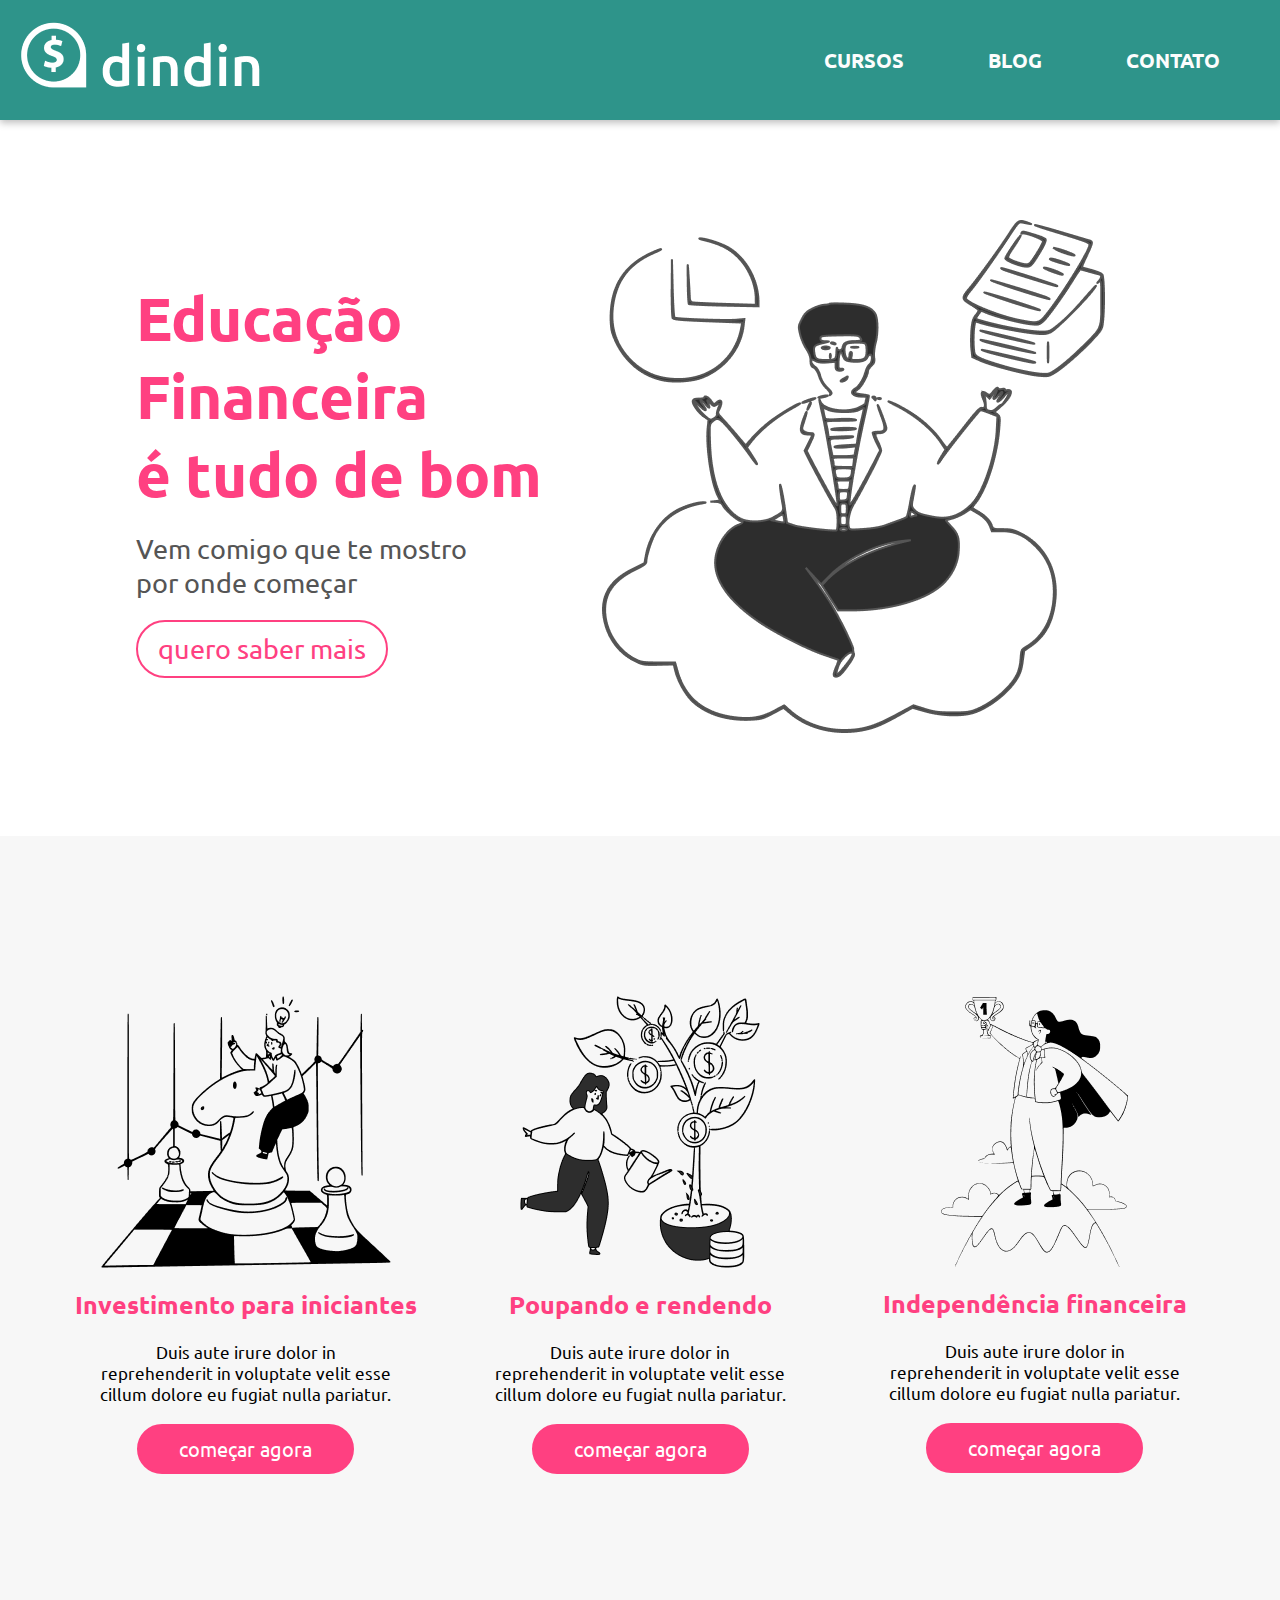
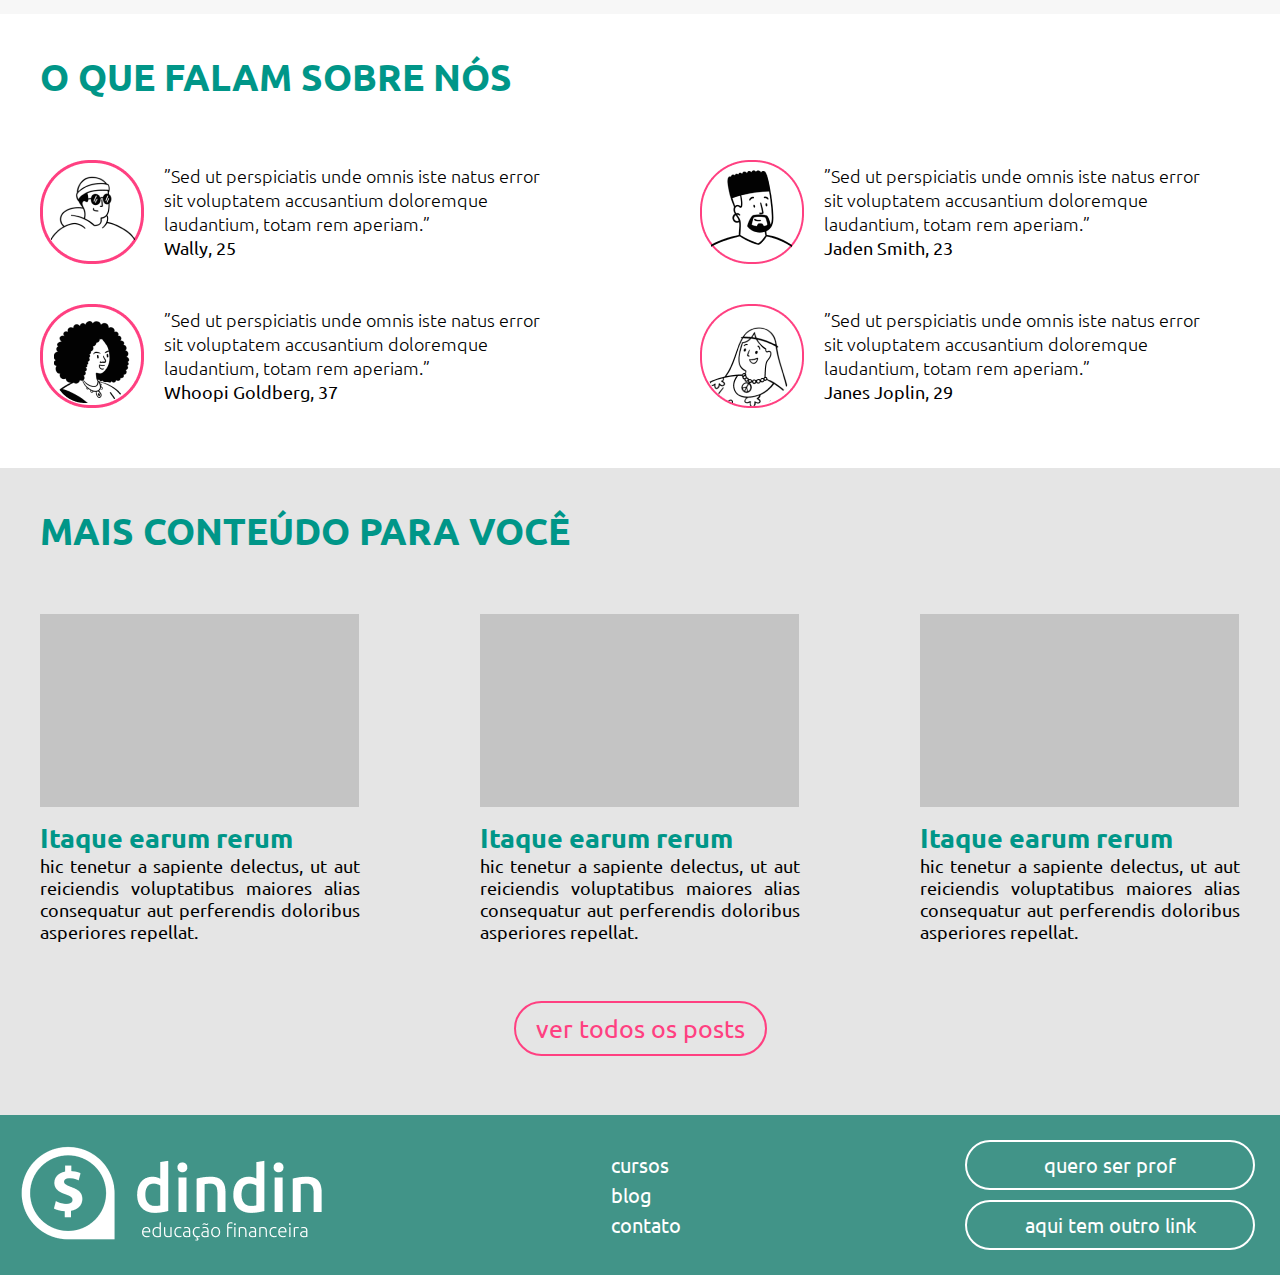
<file: index.html>
<!DOCTYPE html>
<html lang="pt-BR">
  <head>
    <meta charset="UTF-8" />
    <meta http-equiv="X-UA-Compatible" content="IE=edge" />
    <meta name="viewport" content="width=device-width, initial-scale=1.0" />
    <link rel="stylesheet" href="styles.css/global.css" />
    <link rel="stylesheet" href="styles.css/index.css" />
    <title>Início - Dindin</title>
  </head>
  <body>
    <header>
      <div class="wrapper">
        <a href="./index.html"
          ><img
            class="logo-header"
            src="./images/logo-header.png"
            alt="Logo do site Dindin"
        /></a>

        <nav class="nav-header">
          <a href="./cursos-3.html">Cursos</a>
          <a href="./blog.html">Blog</a>
          <a href="./contato.html">Contato</a>
        </nav>
      </div>
    </header>

    <main>
      <section id="banner">
        <div class="wrapper">
          <div class="banner-texto">
            <h1>
              Educação <br />
              Financeira <br />
              é tudo de bom
            </h1>
            <p>Vem comigo que te mostro<br />por onde começar</p>
            <a href="./cursos-3.html">quero saber mais</a>
          </div>
          <div class="banner-image">
            <img src="./images/ilustra-banner.png" alt="Ilustração do banner" />
          </div>
        </div>
      </section>

      <section id="cursos">
        <div class="wrapper">
          <div class="container-cursos">
            <div class="card-cursos">
              <img
                src="./images/ilustra-investimento.png"
                alt="Ícone investimento para iniciantes"
              />
              <h3>Investimento para iniciantes</h3>
              <p>
                Duis aute irure dolor in reprehenderit in voluptate velit esse
                cillum dolore eu fugiat nulla pariatur.
              </p>
              <a href="./curso.html">começar agora</a>
            </div>
            <div class="card-cursos">
              <img
                src="./images/ilustra-poupando.png"
                alt="Ícone poupando e rendendo"
              />
              <h3>Poupando e rendendo</h3>
              <p>
                Duis aute irure dolor in reprehenderit in voluptate velit esse
                cillum dolore eu fugiat nulla pariatur.
              </p>
              <a href="">começar agora</a>
            </div>
            <div class="card-cursos">
              <img
                src="./images/ilustra-independencia.png"
                alt="Ícone independência financeira"
              />
              <h3>Independência financeira</h3>
              <p>
                Duis aute irure dolor in reprehenderit in voluptate velit esse
                cillum dolore eu fugiat nulla pariatur.
              </p>
              <a href="">começar agora</a>
            </div>
          </div>
        </div>
      </section>

      <section id="comentarios">
        <div class="wrapper">
          <h2>O QUE FALAM SOBRE NÓS</h2>
          <div class="container-depoimentos">
            <div class="card-depoimentos">
              <img src="./images/icon-wally.png" alt="Ícone do Wally" />
              <p>
                ”Sed ut perspiciatis unde omnis iste natus error sit voluptatem
                accusantium doloremque laudantium, totam rem aperiam.” <br />
                <strong>Wally, 25</strong>
              </p>
            </div>
            <div class="card-depoimentos">
              <img src="./images/icon-jaden.png" alt="Ícone do Jaden" />
              <p>
                ”Sed ut perspiciatis unde omnis iste natus error sit voluptatem
                accusantium doloremque laudantium, totam rem aperiam.” <br />
                <strong>Jaden Smith, 23</strong>
              </p>
            </div>
            <div class="card-depoimentos">
              <img src="./images/icon-whoopi.png" alt="Ícone da Whoopi" />
              <p>
                ”Sed ut perspiciatis unde omnis iste natus error sit voluptatem
                accusantium doloremque laudantium, totam rem aperiam.” <br />
                <strong>Whoopi Goldberg, 37</strong>
              </p>
            </div>
            <div class="card-depoimentos">
              <img src="./images/icon-jane.png" alt="Ícone da Janes" />
              <p>
                ”Sed ut perspiciatis unde omnis iste natus error sit voluptatem
                accusantium doloremque laudantium, totam rem aperiam.” <br />
                <strong>Janes Joplin, 29</strong>
              </p>
            </div>
          </div>
        </div>
      </section>

      <section id="blog">
        <div class="wrapper">
          <h2>MAIS CONTEÚDO PARA VOCÊ</h2>
          <div class="container-blog">
            <div class="card-blog">
              <img
                src="./images/card-blog.png"
                alt="Imagem de conteúdo do blog"
              />
              <h3>Itaque earum rerum</h3>
              <p>
                hic tenetur a sapiente delectus, ut aut reiciendis voluptatibus
                maiores alias consequatur aut perferendis doloribus asperiores
                repellat.
              </p>
            </div>
            <div class="card-blog">
              <img
                src="./images/card-blog.png"
                alt="Imagem de conteúdo do blog"
              />
              <h3>Itaque earum rerum</h3>
              <p>
                hic tenetur a sapiente delectus, ut aut reiciendis voluptatibus
                maiores alias consequatur aut perferendis doloribus asperiores
                repellat.
              </p>
            </div>
            <div class="card-blog">
              <img
                src="./images/card-blog.png"
                alt="Imagem de conteúdo do blog"
              />
              <h3>Itaque earum rerum</h3>
              <p>
                hic tenetur a sapiente delectus, ut aut reiciendis voluptatibus
                maiores alias consequatur aut perferendis doloribus asperiores
                repellat.
              </p>
            </div>
          </div>
          <div class="button-todos-posts">
            <a class="todos-posts" href="./blog.html">ver todos os posts</a>
          </div>
        </div>
      </section>
    </main>

    <footer>
      <div class="wrapper">
        <a href="./index.html"
          ><img
            class="logo-footer"
            src="./images/logo-footer.png"
            alt="Logo do site Dindin"
        /></a>

        <nav class="nav-footer">
          <a href="./cursos-3.html">cursos</a>
          <a href="./blog.html">blog</a>
          <a href="./contato.html">contato</a>
        </nav>

        <nav class="nav-footer-2">
          <a href="">quero ser prof</a>
          <a href="">aqui tem outro link</a>
        </nav>
      </div>
    </footer>
  </body>
</html>
</file>
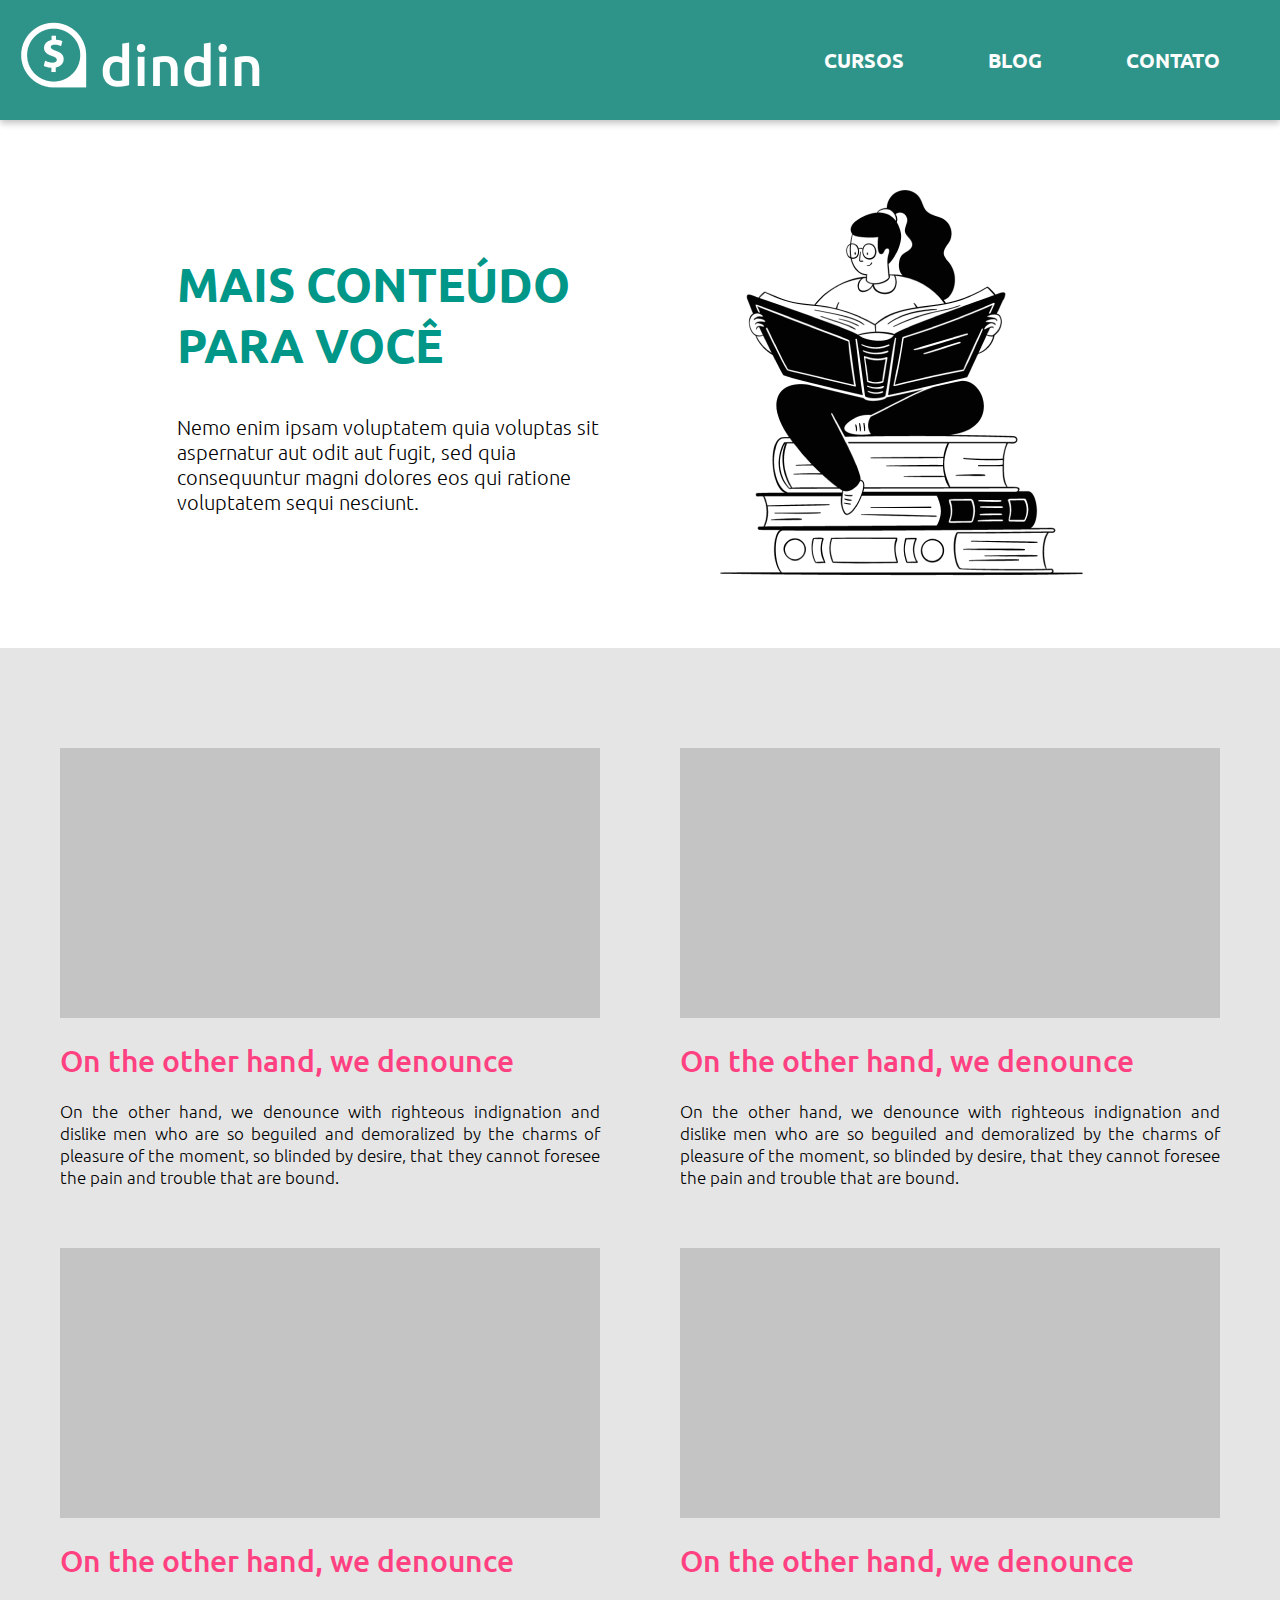
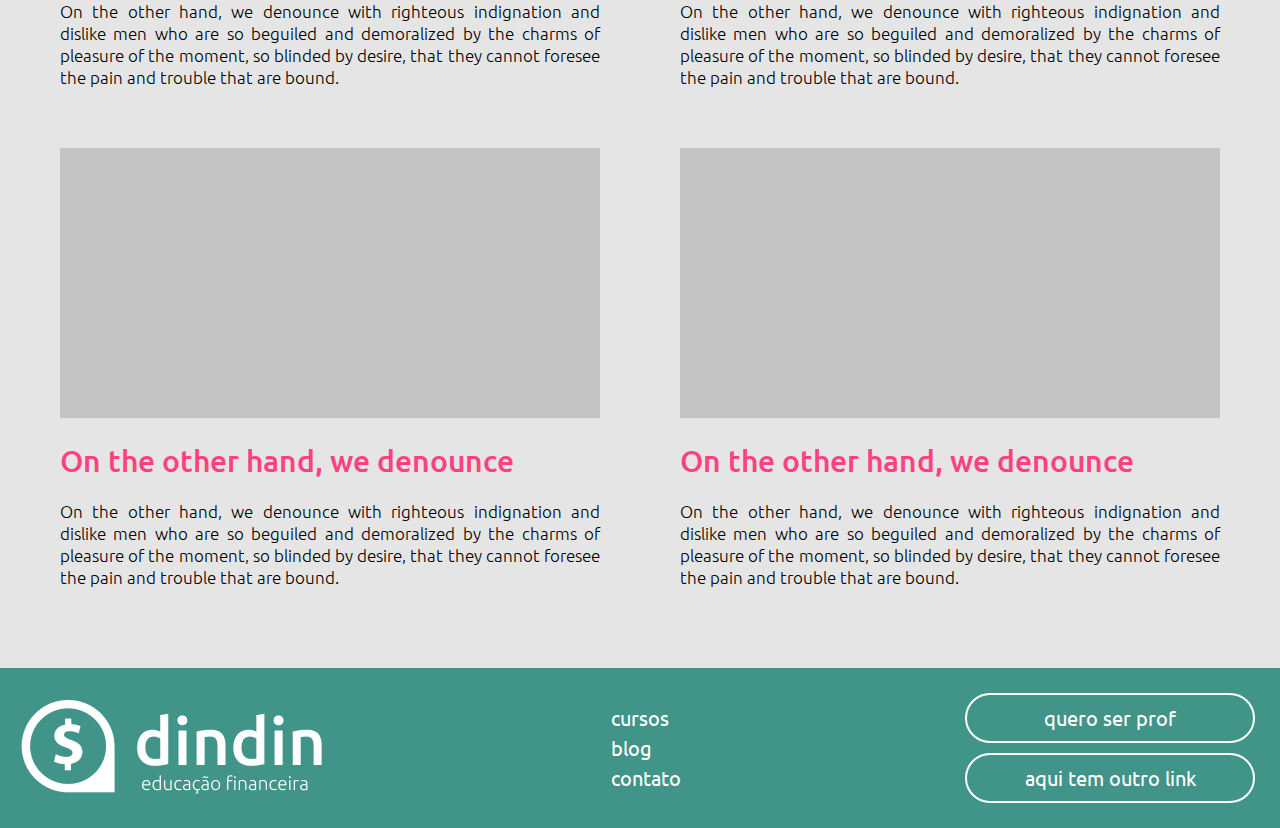
<file: blog.html>
<!DOCTYPE html>
<html lang="pt-BR">
  <head>
    <meta charset="UTF-8" />
    <meta http-equiv="X-UA-Compatible" content="IE=edge" />
    <meta name="viewport" content="width=device-width, initial-scale=1.0" />
    <link rel="stylesheet" href="styles.css/global.css" />
    <link rel="stylesheet" href="styles.css/blog.css" />
    <title>Blog - Dindin</title>
  </head>
  <body>
    <header>
      <div class="wrapper">
        <a href="./index.html"
          ><img
            class="logo-header"
            src="./images/logo-header.png"
            alt="Logo do site Dindin"
        /></a>

        <nav class="nav-header">
          <a href="./cursos-3.html">Cursos</a>
          <a href="./blog.html">Blog</a>
          <a href="./contato.html">Contato</a>
        </nav>
      </div>
    </header>
    <main>
      <section id="titulo">
        <div class="wrapper">
          <div class="container-titulo">
            <h1>
              MAIS CONTEÚDO <br />
              PARA VOCÊ
            </h1>
            <p>
              Nemo enim ipsam voluptatem quia voluptas sit<br />
              aspernatur aut odit aut fugit, sed quia<br />
              consequuntur magni dolores eos qui ratione <br />
              voluptatem sequi nesciunt.
            </p>
          </div>
          <div class="image">
            <img src="./images/ilustra-blog.png" alt="Ilustração do blog" />
          </div>
        </div>
      </section>

      <section id="posts">
        <div class="wrapper">
          <div class="container-posts">
            <div class="posts-card">
              <img src="./images/image-grey.png" alt="Imagem" />
              <a href="post.html"><h3>On the other hand, we denounce</h3></a>
              <p>
                On the other hand, we denounce with righteous indignation and
                dislike men who are so beguiled and demoralized by the charms of
                pleasure of the moment, so blinded by desire, that they cannot
                foresee the pain and trouble that are bound.
              </p>
            </div>
            <div class="posts-card">
              <img src="./images/image-grey.png" alt="Imagem" />
              <a href="post.html"><h3>On the other hand, we denounce</h3></a>
              <p>
                On the other hand, we denounce with righteous indignation and
                dislike men who are so beguiled and demoralized by the charms of
                pleasure of the moment, so blinded by desire, that they cannot
                foresee the pain and trouble that are bound.
              </p>
            </div>
            <div class="posts-card">
              <img src="./images/image-grey.png" alt="Imagem" />
              <a href="post.html"><h3>On the other hand, we denounce</h3></a>
              <p>
                On the other hand, we denounce with righteous indignation and
                dislike men who are so beguiled and demoralized by the charms of
                pleasure of the moment, so blinded by desire, that they cannot
                foresee the pain and trouble that are bound.
              </p>
            </div>
            <div class="posts-card">
              <img src="./images/image-grey.png" alt="Imagem" />
              <a href="post.html"><h3>On the other hand, we denounce</h3></a>
              <p>
                On the other hand, we denounce with righteous indignation and
                dislike men who are so beguiled and demoralized by the charms of
                pleasure of the moment, so blinded by desire, that they cannot
                foresee the pain and trouble that are bound.
              </p>
            </div>
            <div class="posts-card">
              <img src="./images/image-grey.png" alt="Imagem" />
              <a href="post.html"><h3>On the other hand, we denounce</h3></a>
              <p>
                On the other hand, we denounce with righteous indignation and
                dislike men who are so beguiled and demoralized by the charms of
                pleasure of the moment, so blinded by desire, that they cannot
                foresee the pain and trouble that are bound.
              </p>
            </div>
            <div class="posts-card">
              <img src="./images/image-grey.png" alt="Imagem" />
              <a href="post.html"><h3>On the other hand, we denounce</h3></a>
              <p>
                On the other hand, we denounce with righteous indignation and
                dislike men who are so beguiled and demoralized by the charms of
                pleasure of the moment, so blinded by desire, that they cannot
                foresee the pain and trouble that are bound.
              </p>
            </div>
          </div>
        </div>
      </section>
    </main>

    <footer>
      <div class="wrapper">
        <a href="./index.html"
          ><img
            class="logo-footer"
            src="./images/logo-footer.png"
            alt="Logo do site Dindin"
        /></a>

        <nav class="nav-footer">
          <a href="./cursos-3.html">cursos</a>
          <a href="./blog.html">blog</a>
          <a href="./contato.html">contato</a>
        </nav>

        <nav class="nav-footer-2">
          <a href="">quero ser prof</a>
          <a href="">aqui tem outro link</a>
        </nav>
      </div>
    </footer>
  </body>
</html>
</file>
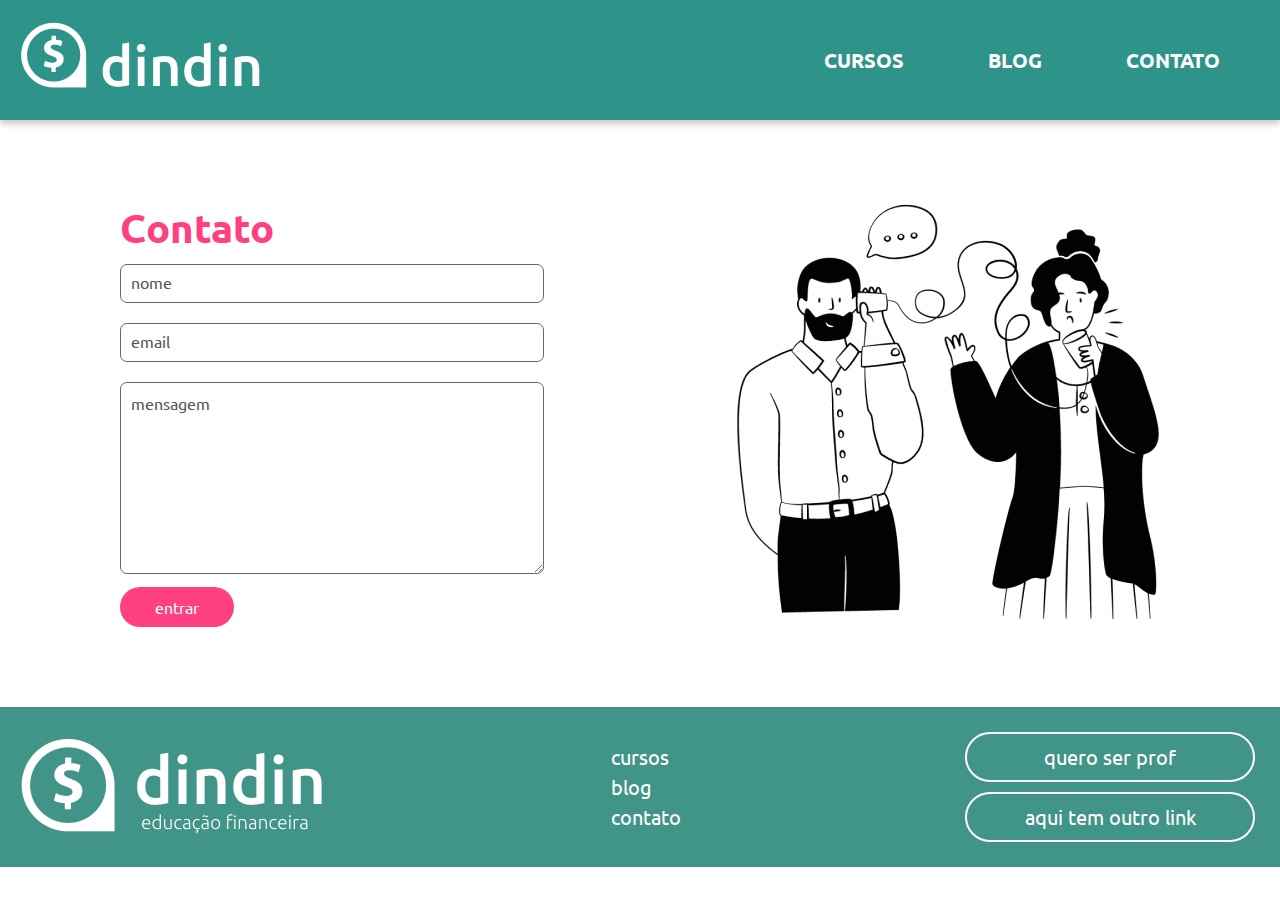
<file: contato.html>
<!DOCTYPE html>
<html lang="pt-BR">
  <head>
    <meta charset="UTF-8" />
    <meta http-equiv="X-UA-Compatible" content="IE=edge" />
    <meta name="viewport" content="width=device-width, initial-scale=1.0" />
    <link rel="stylesheet" href="styles.css/global.css" />
    <link rel="stylesheet" href="styles.css/contato.css" />
    <title>Contato - Dindin</title>
  </head>
  <body>
    <header>
      <div class="wrapper">
        <a href="./index.html"
          ><img
            class="logo-header"
            src="./images/logo-header.png"
            alt="Logo do site Dindin"
        /></a>

        <nav class="nav-header">
          <a href="./cursos-3.html">Cursos</a>
          <a href="./blog.html">Blog</a>
          <a href="./contato.html">Contato</a>
        </nav>
      </div>
    </header>

    <main>
      <section id="contato">
        <div class="wrapper">
          <div class="container-contato">
            <form>
              <h1>Contato</h1>
              <input type="text" placeholder="nome" />
              <input type="email" placeholder="email" />
              <textarea rows="10" placeholder="mensagem"></textarea>
  
              <button>entrar</button>
            </form>
            <div class="imagem">
              <img
                src="./images/ilustra-contato.png"
                alt="Ícone de duas pessoas ao telefone"
              />
            </div>
          </div>
        </section>
        </div>
    </main>

    <footer>
      <div class="wrapper">
        <a href="./index.html"
          ><img
            class="logo-footer"
            src="./images/logo-footer.png"
            alt="Logo do site Dindin"
        /></a>

        <nav class="nav-footer">
          <a href="./cursos-3.html">cursos</a>
          <a href="./blog.html">blog</a>
          <a href="./contato.html">contato</a>
        </nav>

        <nav class="nav-footer-2">
          <a href="">quero ser prof</a>
          <a href="">aqui tem outro link</a>
        </nav>
      </div>
    </footer>
  </body>
</html>
</file>
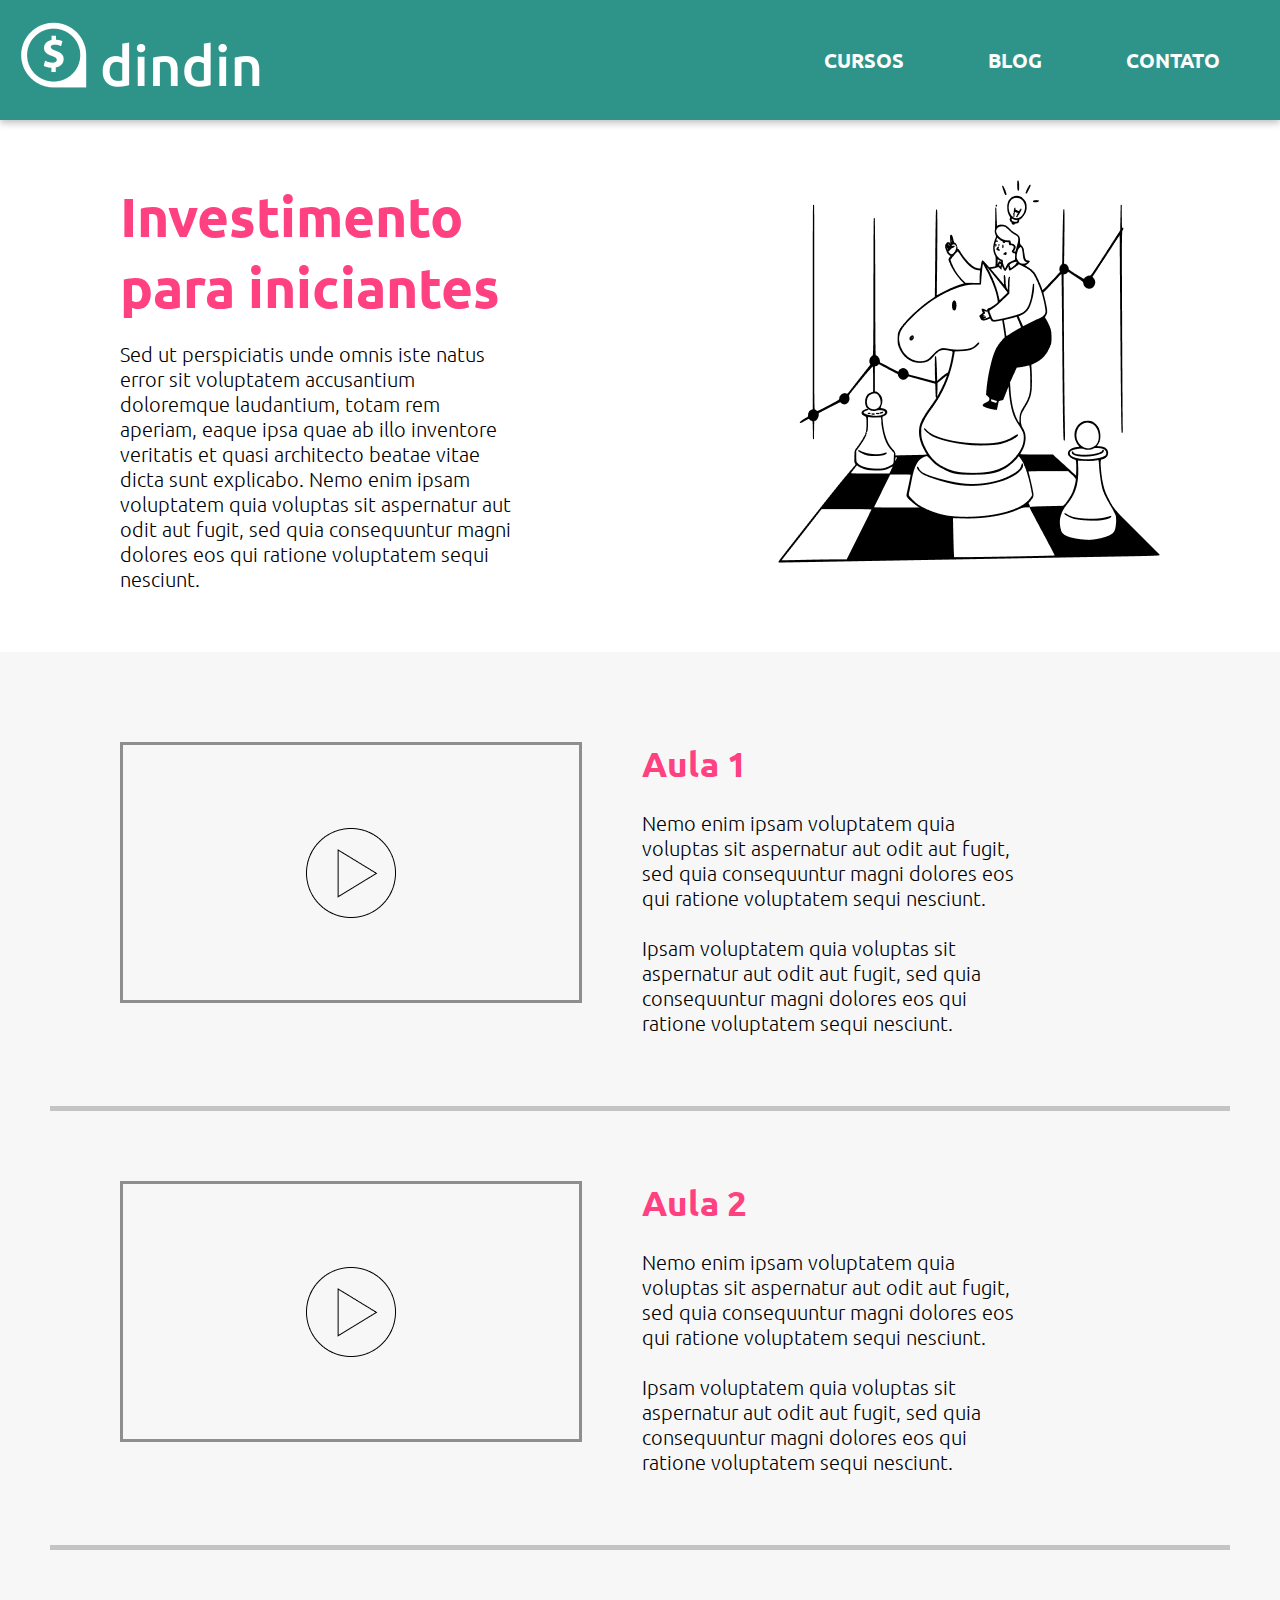
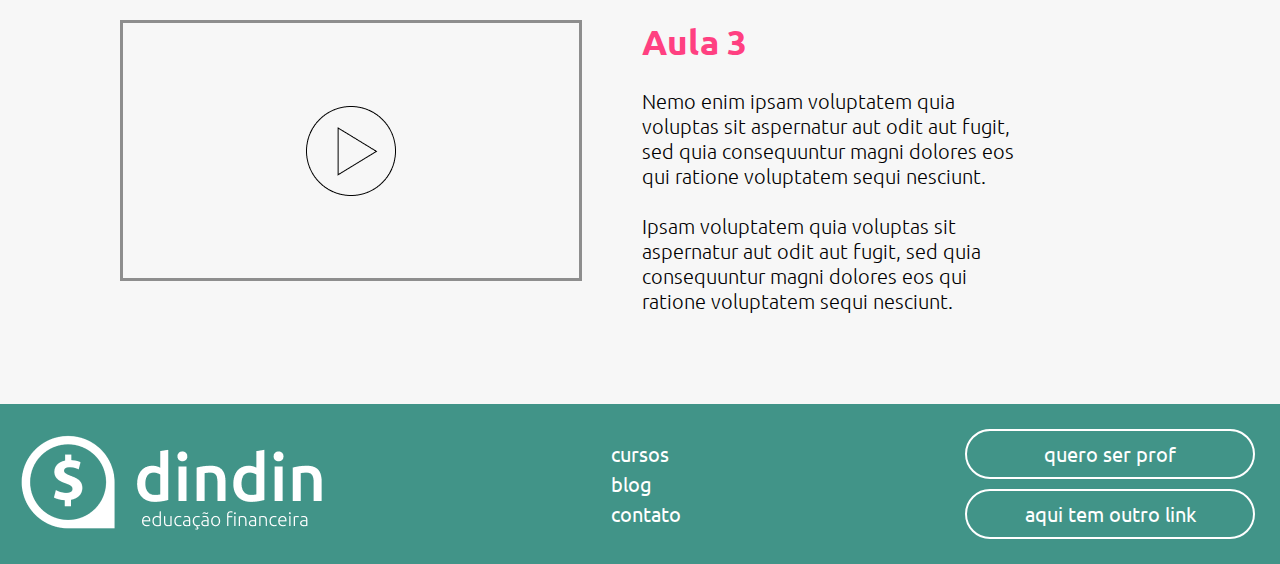
<file: curso.html>
<!DOCTYPE html>
<html lang="pt-BR">
  <head>
    <meta charset="UTF-8" />
    <meta http-equiv="X-UA-Compatible" content="IE=edge" />
    <meta name="viewport" content="width=device-width, initial-scale=1.0" />
    <link rel="stylesheet" href="styles.css/global.css" />
    <link rel="stylesheet" href="styles.css/curso.css" />
    <title>Investimento para iniciantes - Dindin</title>
  </head>
  <body>
    <header>
      <div class="wrapper">
        <a href="./index.html"
          ><img
            class="logo-header"
            src="./images/logo-header.png"
            alt="Logo do site Dindin"
        /></a>

        <nav class="nav-header">
          <a href="./cursos-3.html">Cursos</a>
          <a href="./blog.html">Blog</a>
          <a href="./contato.html">Contato</a>
        </nav>
      </div>
    </header>

    <main>
      <section id="introducao">
        <div class="wrapper">
          <div class="introducao-texto">
            <h1>Investimento <br />para iniciantes</h1>
            <p>
              Sed ut perspiciatis unde omnis iste natus error sit voluptatem
              accusantium doloremque laudantium, totam rem aperiam, eaque ipsa
              quae ab illo inventore veritatis et quasi architecto beatae vitae
              dicta sunt explicabo. Nemo enim ipsam voluptatem quia voluptas sit
              aspernatur aut odit aut fugit, sed quia consequuntur magni dolores
              eos qui ratione voluptatem sequi nesciunt.
            </p>
          </div>
          <div class="introducao-image">
            <img
              src="./images/ilustra-investimento-cursos.png"
              alt="Ilustração do banner"
            />
          </div>
        </div>
      </section>

      <section id="videos">
        <div class="wrapper">
          <div class="card-videos">
            <div class="video-image">
              <img src="./images/videos.png" alt="Player de video" />
            </div>
            <div class="textos-video">
              <h1>Aula 1</h1>
              <p>
                Nemo enim ipsam voluptatem quia voluptas sit aspernatur aut odit
                aut fugit, sed quia consequuntur magni dolores eos qui ratione
                voluptatem sequi nesciunt. <br />
                <br />Ipsam voluptatem quia voluptas sit aspernatur aut odit aut
                fugit, sed quia consequuntur magni dolores eos qui ratione
                voluptatem sequi nesciunt.
              </p>
            </div>
          </div>
          <div class="divisao"></div>
          <div class="card-videos">
            <div class="video-image">
              <img src="./images/videos.png" alt="Player de video" />
            </div>
            <div class="textos-video">
              <h1>Aula 2</h1>
              <p>
                Nemo enim ipsam voluptatem quia voluptas sit aspernatur aut odit
                aut fugit, sed quia consequuntur magni dolores eos qui ratione
                voluptatem sequi nesciunt. <br />
                <br />Ipsam voluptatem quia voluptas sit aspernatur aut odit aut
                fugit, sed quia consequuntur magni dolores eos qui ratione
                voluptatem sequi nesciunt.
              </p>
            </div>
          </div>
          <div class="divisao"></div>
          <div class="card-videos">
            <div class="video-image">
              <img src="./images/videos.png" alt="Player de video" />
            </div>
            <div class="textos-video">
              <h1>Aula 3</h1>
              <p>
                Nemo enim ipsam voluptatem quia voluptas sit aspernatur aut odit
                aut fugit, sed quia consequuntur magni dolores eos qui ratione
                voluptatem sequi nesciunt. <br />
                <br />Ipsam voluptatem quia voluptas sit aspernatur aut odit aut
                fugit, sed quia consequuntur magni dolores eos qui ratione
                voluptatem sequi nesciunt.
              </p>
            </div>
          </div>
        </div>
      </section>
    </main>

    <footer>
      <div class="wrapper">
        <a href="./index.html"
          ><img
            class="logo-footer"
            src="./images/logo-footer.png"
            alt="Logo do site Dindin"
        /></a>

        <nav class="nav-footer">
          <a href="./cursos-3.html">cursos</a>
          <a href="./blog.html">blog</a>
          <a href="./contato.html">contato</a>
        </nav>

        <nav class="nav-footer-2">
          <a href="">quero ser prof</a>
          <a href="">aqui tem outro link</a>
        </nav>
      </div>
    </footer>
  </body>
</html>
</file>
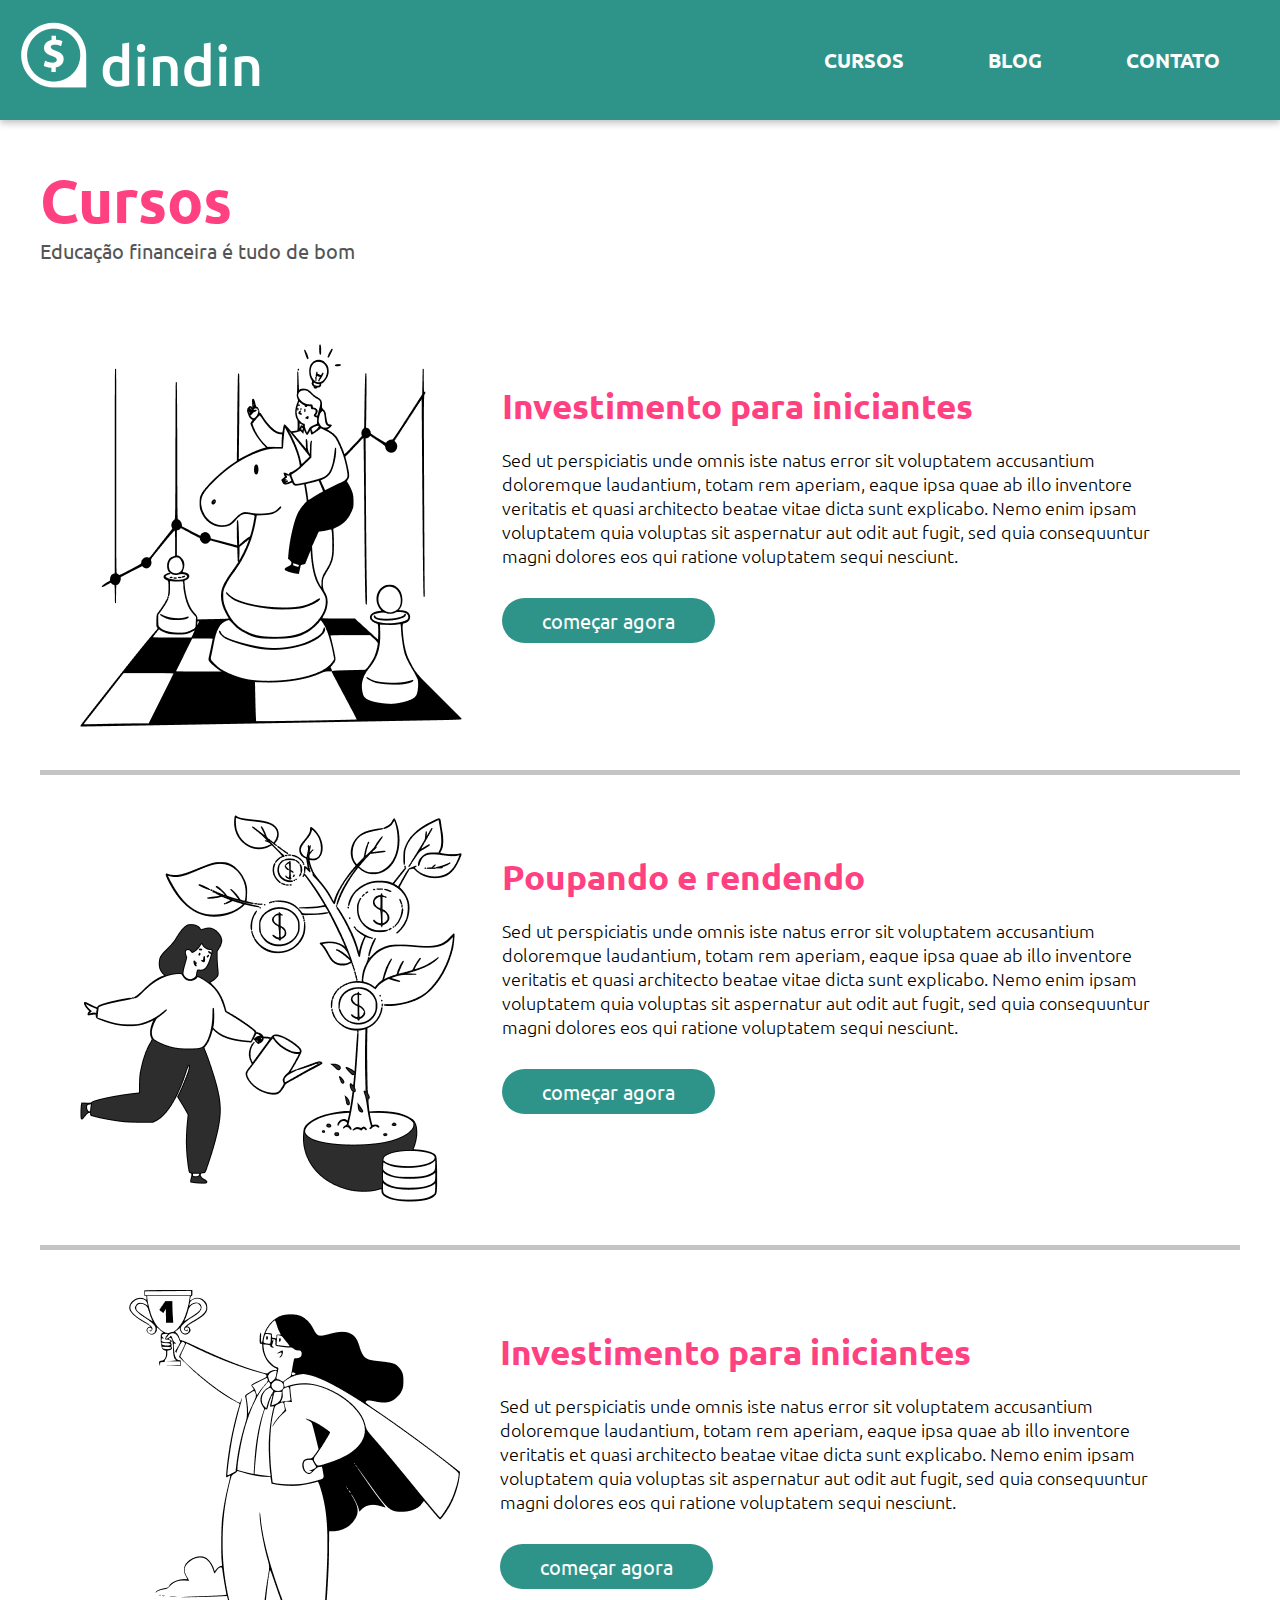
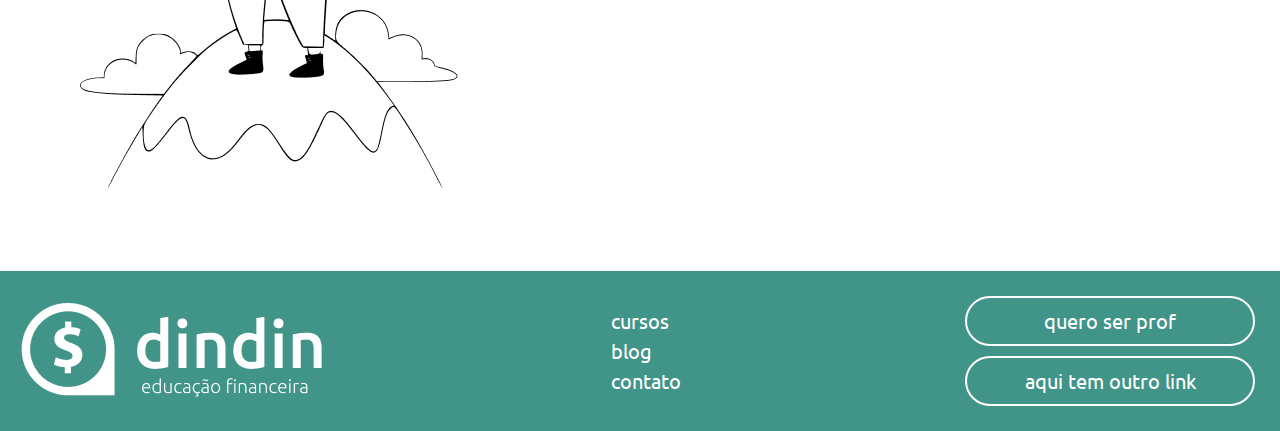
<file: cursos-3.html>
<!DOCTYPE html>
<html lang="pt-BR">
  <head>
    <meta charset="UTF-8" />
    <meta http-equiv="X-UA-Compatible" content="IE=edge" />
    <meta name="viewport" content="width=device-width, initial-scale=1.0" />
    <link rel="stylesheet" href="styles.css/global.css" />
    <link rel="stylesheet" href="styles.css/cursos-3.css" />
    <title>Cursos - Dindin</title>
  </head>
  <body>
    <header>
      <div class="wrapper">
        <a href="./index.html"
          ><img
            class="logo-header"
            src="./images/logo-header.png"
            alt="Logo do site Dindin"
        /></a>

        <nav class="nav-header">
          <a href="./cursos-3.html">Cursos</a>
          <a href="./blog.html">Blog</a>
          <a href="./contato.html">Contato</a>
        </nav>
      </div>
    </header>

    <main>
      <section id="principal">
        <div class="wrapper">
          <h1>Cursos</h1>
          <p class="subtitulo">Educação financeira é tudo de bom</p>

          <div class="container-cursos">
            <div class="card-cursos">
              <div class="imagem-cursos">
                <img
                  src="./images/ilustra-investimento-cursos.png"
                  alt="Ilustração investimento para iniciantes"
                />
              </div>
              <div class="descricao-curso">
                <h2>Investimento para iniciantes</h2>
                <p>
                  Sed ut perspiciatis unde omnis iste natus error sit voluptatem
                  accusantium doloremque laudantium, totam rem aperiam, eaque
                  ipsa quae ab illo inventore veritatis et quasi architecto
                  beatae vitae dicta sunt explicabo. Nemo enim ipsam voluptatem
                  quia voluptas sit aspernatur aut odit aut fugit, sed quia
                  consequuntur magni dolores eos qui ratione voluptatem sequi
                  nesciunt.
                </p>
                <a href="./curso.html">começar agora</a>
              </div>
            </div>
            <div class="divisao"></div>

            <div class="card-cursos">
              <div class="imagem-cursos">
                <img
                  src="./images/ilustra-poupando-cursos.png"
                  alt="Ilustração poupando e rendendo"
                />
              </div>
              <div class="descricao-curso">
                <h2>Poupando e rendendo</h2>
                <p>
                  Sed ut perspiciatis unde omnis iste natus error sit voluptatem
                  accusantium doloremque laudantium, totam rem aperiam, eaque
                  ipsa quae ab illo inventore veritatis et quasi architecto
                  beatae vitae dicta sunt explicabo. Nemo enim ipsam voluptatem
                  quia voluptas sit aspernatur aut odit aut fugit, sed quia
                  consequuntur magni dolores eos qui ratione voluptatem sequi
                  nesciunt.
                </p>
                <a href="./curso.html">começar agora</a>
              </div>
            </div>
            <div class="divisao"></div>

            <div class="card-cursos">
              <div class="imagem-cursos">
                <img
                  src="./images/ilustra-independencia-cursos.png"
                  alt="Ilustração independência financeira"
                />
              </div>
              <div class="descricao-curso">
                <h2>Investimento para iniciantes</h2>
                <p>
                  Sed ut perspiciatis unde omnis iste natus error sit voluptatem
                  accusantium doloremque laudantium, totam rem aperiam, eaque
                  ipsa quae ab illo inventore veritatis et quasi architecto
                  beatae vitae dicta sunt explicabo. Nemo enim ipsam voluptatem
                  quia voluptas sit aspernatur aut odit aut fugit, sed quia
                  consequuntur magni dolores eos qui ratione voluptatem sequi
                  nesciunt.
                </p>
                <a href="./curso.html">começar agora</a>
              </div>
            </div>
          </div>
        </div>
      </section>
    </main>

    <footer>
      <div class="wrapper">
        <a href="./index.html"
          ><img
            class="logo-footer"
            src="./images/logo-footer.png"
            alt="Logo do site Dindin"
        /></a>

        <nav class="nav-footer">
          <a href="./cursos-3.html">cursos</a>
          <a href="./blog.html">blog</a>
          <a href="./contato.html">contato</a>
        </nav>

        <nav class="nav-footer-2">
          <a href="">quero ser prof</a>
          <a href="">aqui tem outro link</a>
        </nav>
      </div>
    </footer>
  </body>
</html>
</file>
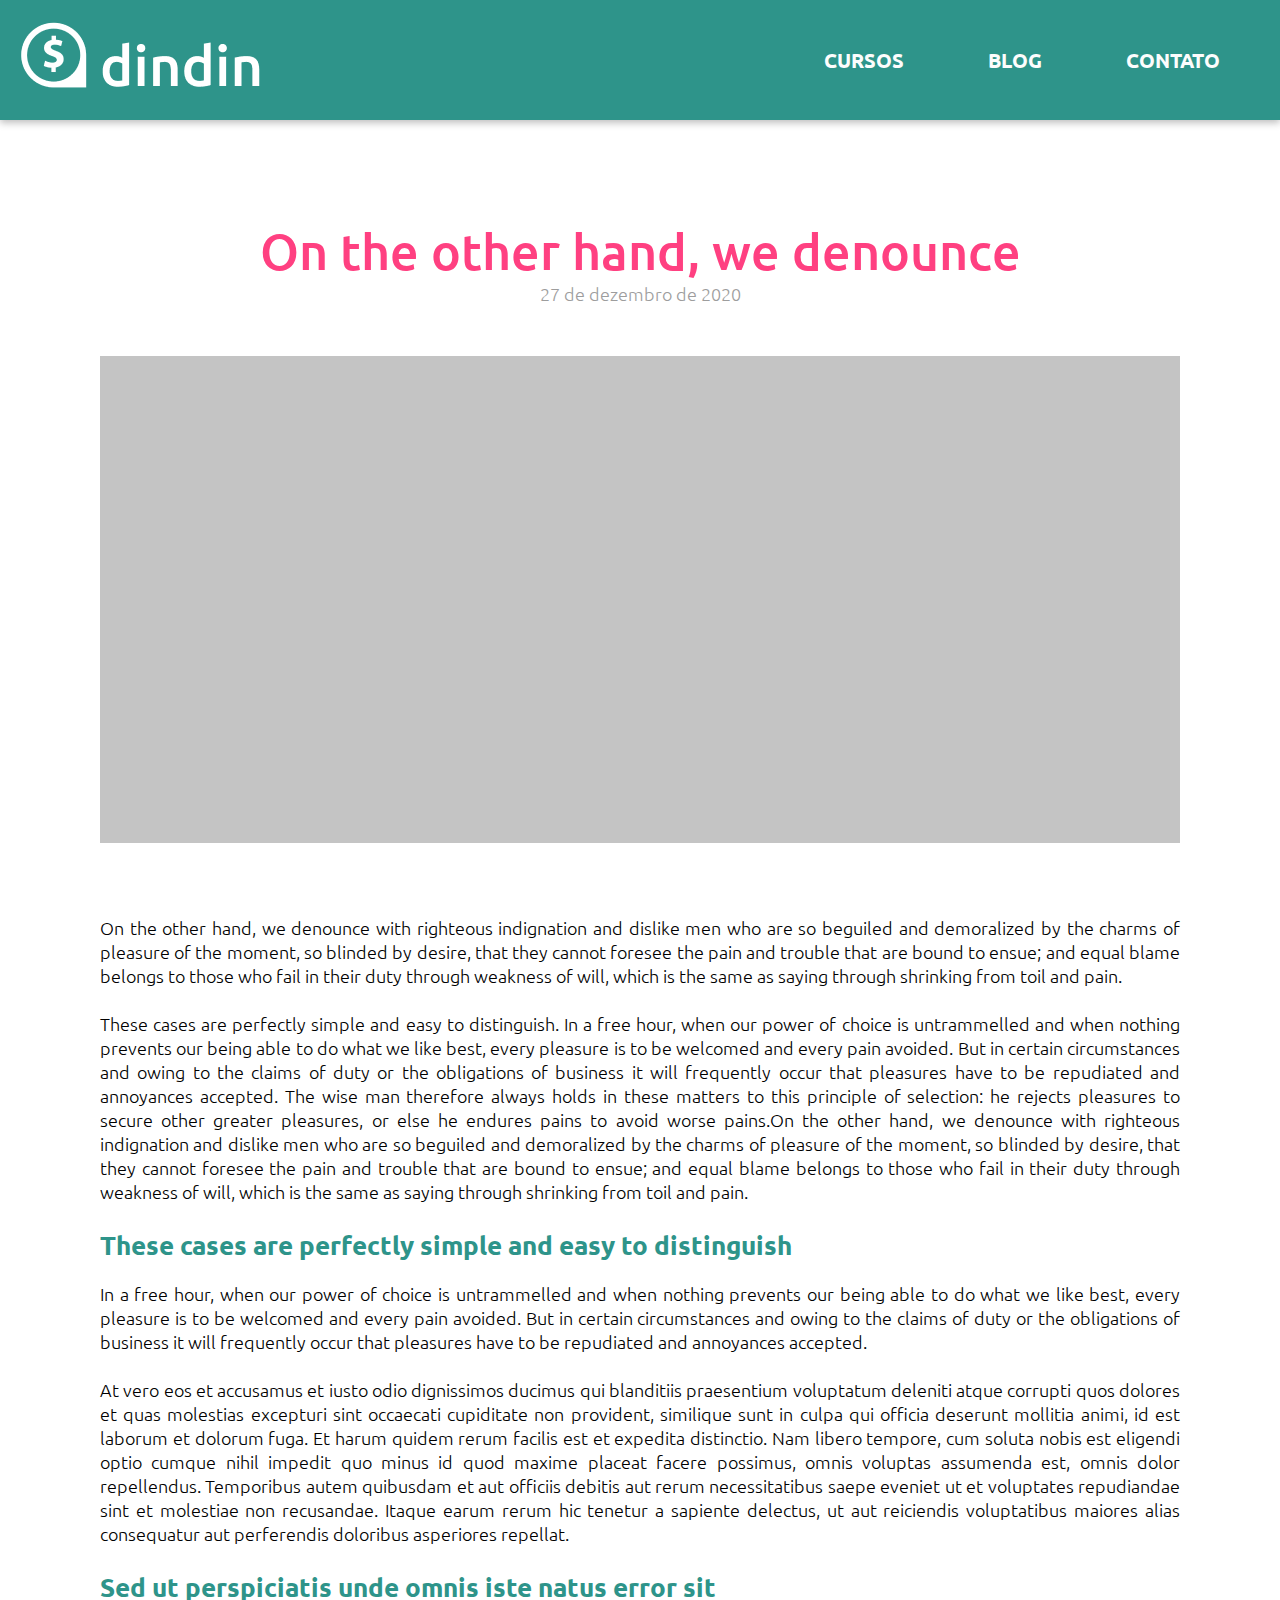
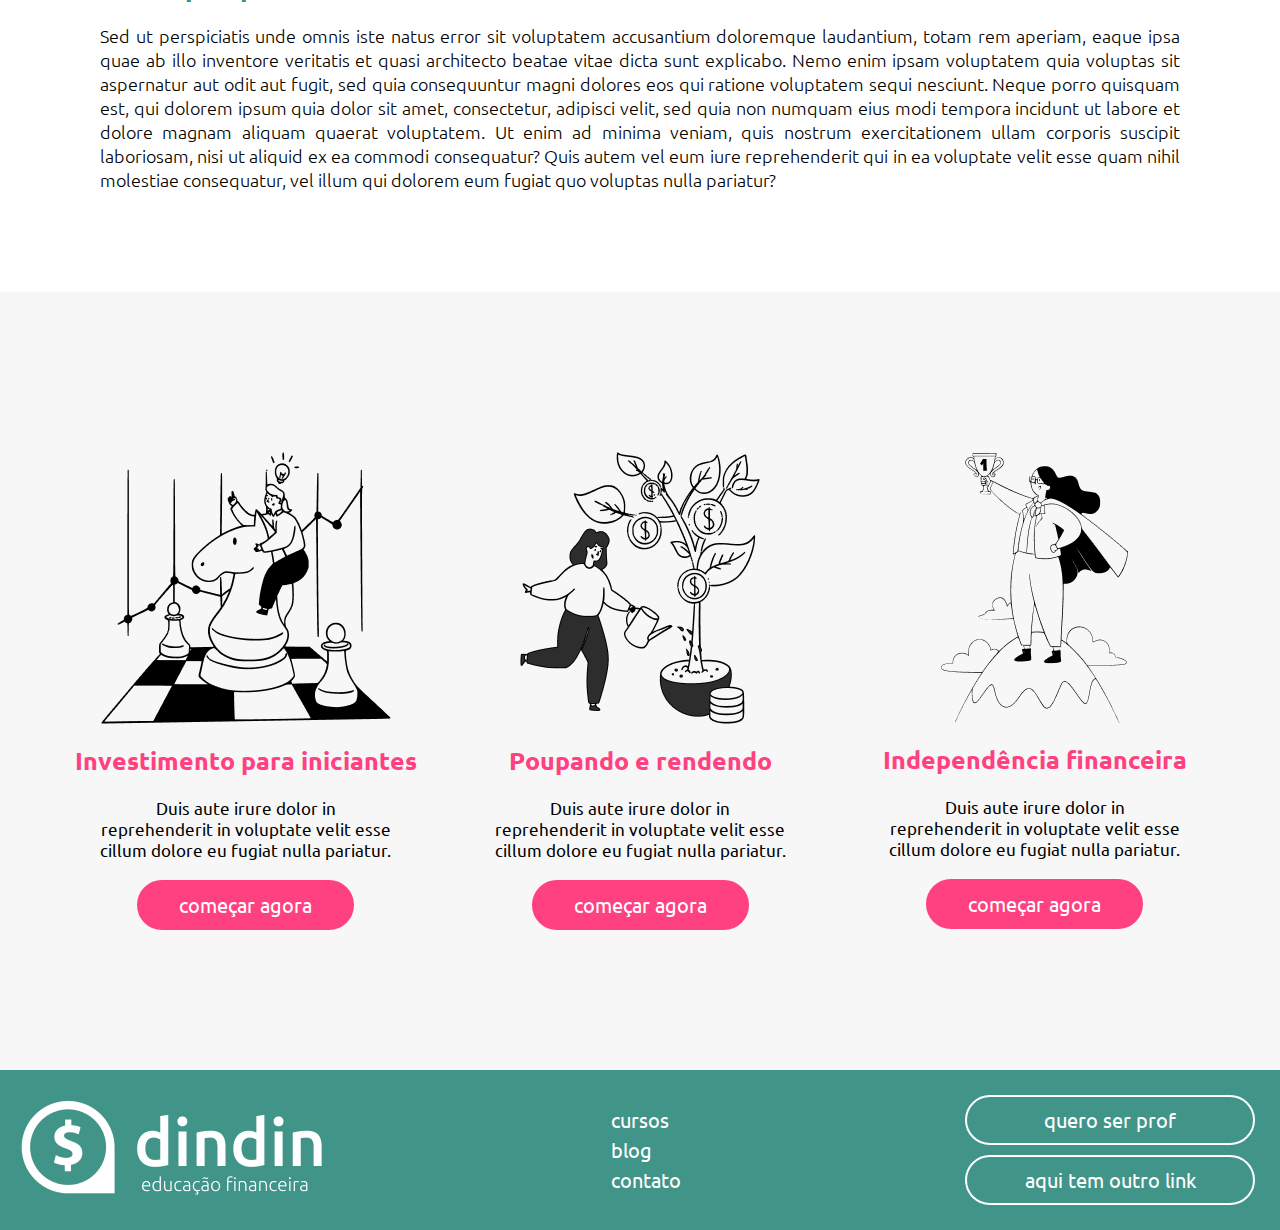
<file: post.html>
<!DOCTYPE html>
<html lang="pt-BR">
  <head>
    <meta charset="UTF-8" />
    <meta http-equiv="X-UA-Compatible" content="IE=edge" />
    <meta name="viewport" content="width=device-width, initial-scale=1.0" />
    <link rel="stylesheet" href="styles.css/global.css" />
    <link rel="stylesheet" href="styles.css/post.css" />
    <title>On the other hand, we denounce - Dindin</title>
  </head>
  <body>
    <header>
      <div class="wrapper">
        <a href="./index.html"
          ><img
            class="logo-header"
            src="./images/logo-header.png"
            alt="Logo do site Dindin"
        /></a>

        <nav class="nav-header">
          <a href="./cursos-3.html">Cursos</a>
          <a href="./blog.html">Blog</a>
          <a href="./contato.html">Contato</a>
        </nav>
      </div>
    </header>

    <main>
      <section id="postagem">
        <div class="wrapper">
          <h1>On the other hand, we denounce</h1>
          <p class="data">27 de dezembro de 2020</p>
          <img src="./images/foto-post.png" alt="Foto do post" />
          <p>
            On the other hand, we denounce with righteous indignation and
            dislike men who are so beguiled and demoralized by the charms of
            pleasure of the moment, so blinded by desire, that they cannot
            foresee the pain and trouble that are bound to ensue; and equal
            blame belongs to those who fail in their duty through weakness of
            will, which is the same as saying through shrinking from toil and
            pain. <br />
            <br />
            These cases are perfectly simple and easy to distinguish. In a free
            hour, when our power of choice is untrammelled and when nothing
            prevents our being able to do what we like best, every pleasure is
            to be welcomed and every pain avoided. But in certain circumstances
            and owing to the claims of duty or the obligations of business it
            will frequently occur that pleasures have to be repudiated and
            annoyances accepted. The wise man therefore always holds in these
            matters to this principle of selection: he rejects pleasures to
            secure other greater pleasures, or else he endures pains to avoid
            worse pains.On the other hand, we denounce with righteous
            indignation and dislike men who are so beguiled and demoralized by
            the charms of pleasure of the moment, so blinded by desire, that
            they cannot foresee the pain and trouble that are bound to ensue;
            and equal blame belongs to those who fail in their duty through
            weakness of will, which is the same as saying through shrinking from
            toil and pain. <br />
            <br />
          </p>

          <h3>These cases are perfectly simple and easy to distinguish</h3>
          <p>
            In a free hour, when our power of choice is untrammelled and when
            nothing prevents our being able to do what we like best, every
            pleasure is to be welcomed and every pain avoided. But in certain
            circumstances and owing to the claims of duty or the obligations of
            business it will frequently occur that pleasures have to be
            repudiated and annoyances accepted.<br /><br />
            At vero eos et accusamus et iusto odio dignissimos ducimus qui
            blanditiis praesentium voluptatum deleniti atque corrupti quos
            dolores et quas molestias excepturi sint occaecati cupiditate non
            provident, similique sunt in culpa qui officia deserunt mollitia
            animi, id est laborum et dolorum fuga. Et harum quidem rerum facilis
            est et expedita distinctio. Nam libero tempore, cum soluta nobis est
            eligendi optio cumque nihil impedit quo minus id quod maxime placeat
            facere possimus, omnis voluptas assumenda est, omnis dolor
            repellendus. Temporibus autem quibusdam et aut officiis debitis aut
            rerum necessitatibus saepe eveniet ut et voluptates repudiandae sint
            et molestiae non recusandae. Itaque earum rerum hic tenetur a
            sapiente delectus, ut aut reiciendis voluptatibus maiores alias
            consequatur aut perferendis doloribus asperiores repellat.<br />
            <br />
          </p>

          <h3>Sed ut perspiciatis unde omnis iste natus error sit</h3>
          <p>
            Sed ut perspiciatis unde omnis iste natus error sit voluptatem
            accusantium doloremque laudantium, totam rem aperiam, eaque ipsa
            quae ab illo inventore veritatis et quasi architecto beatae vitae
            dicta sunt explicabo. Nemo enim ipsam voluptatem quia voluptas sit
            aspernatur aut odit aut fugit, sed quia consequuntur magni dolores
            eos qui ratione voluptatem sequi nesciunt. Neque porro quisquam est,
            qui dolorem ipsum quia dolor sit amet, consectetur, adipisci velit,
            sed quia non numquam eius modi tempora incidunt ut labore et dolore
            magnam aliquam quaerat voluptatem. Ut enim ad minima veniam, quis
            nostrum exercitationem ullam corporis suscipit laboriosam, nisi ut
            aliquid ex ea commodi consequatur? Quis autem vel eum iure
            reprehenderit qui in ea voluptate velit esse quam nihil molestiae
            consequatur, vel illum qui dolorem eum fugiat quo voluptas nulla
            pariatur?
          </p>
        </div>
      </section>

      <section id="cursos">
        <div class="wrapper">
          <div class="container-cursos">
            <div class="card-cursos">
              <img
                src="./images/ilustra-investimento.png"
                alt="Ícone investimento para iniciantes"
              />
              <h3>Investimento para iniciantes</h3>
              <p>
                Duis aute irure dolor in reprehenderit in voluptate velit esse
                cillum dolore eu fugiat nulla pariatur.
              </p>
              <a href="./curso.html">começar agora</a>
            </div>
            <div class="card-cursos">
              <img
                src="./images/ilustra-poupando.png"
                alt="Ícone poupando e rendendo"
              />
              <h3>Poupando e rendendo</h3>
              <p>
                Duis aute irure dolor in reprehenderit in voluptate velit esse
                cillum dolore eu fugiat nulla pariatur.
              </p>
              <a href="">começar agora</a>
            </div>
            <div class="card-cursos">
              <img
                src="./images/ilustra-independencia.png"
                alt="Ícone independência financeira"
              />
              <h3>Independência financeira</h3>
              <p>
                Duis aute irure dolor in reprehenderit in voluptate velit esse
                cillum dolore eu fugiat nulla pariatur.
              </p>
              <a href="">começar agora</a>
            </div>
          </div>
        </div>
      </section>
    </main>

    <footer>
      <div class="wrapper">
        <a href="./index.html"
          ><img
            class="logo-footer"
            src="./images/logo-footer.png"
            alt="Logo do site Dindin"
        /></a>

        <nav class="nav-footer">
          <a href="./cursos-3.html">cursos</a>
          <a href="./blog.html">blog</a>
          <a href="./contato.html">contato</a>
        </nav>

        <nav class="nav-footer-2">
          <a href="">quero ser prof</a>
          <a href="">aqui tem outro link</a>
        </nav>
      </div>
    </footer>
  </body>
</html>
</file>
<file: styles.css/global.css>
@import url("https://fonts.googleapis.com/css2?family=Ubuntu:wght@300;400;500;700&display=swap");

* {
  margin: 0;
  padding: 0;
  box-sizing: border-box;
  text-decoration: none;
  font-family: "Ubuntu", sans-serif;
}

.wrapper {
  max-width: 1440px;
  margin: 0 auto;
}

/* CABEÇALHO */

header {
  background-color: #2e948a;
  padding: 20px;
  box-shadow: 0px 3px 7px rgba(0, 0, 0, 0.25);
}

header .wrapper {
  display: flex;
  justify-content: space-between;
  align-items: center;
  flex-wrap: wrap;
}

.nav-header a {
  color: #fdfdfd;
  font-size: 20px;
  text-transform: uppercase;
  font-weight: bold;
  margin: 0 40px;
}

/* RESPONSIVIDADE HEADER */

@media (max-width: 768px) {
  header {
    text-align: center;
  }

  header .wrapper {
    justify-content: center;
  }

  .logo-header {
    width: 80%;
    margin-bottom: 10px;
  }
  .nav-header a {
    font-size: 15px;
    display: inline;
    padding: 10px;
    margin: 0;
  }
}

/* RODAPÉ */

footer {
  background-color: #419488;
  padding: 20px;
}

footer .wrapper {
  display: flex;
  justify-content: space-between;
  align-items: center;
  flex-wrap: wrap;
}

.nav-footer {
  display: flex;
  flex-direction: column;
  align-items: flex-start;
}

.nav-footer a {
  color: #fff;
  font-weight: 400;
  font-size: 20px;
  margin: 2px;
}

.nav-footer-2 {
  display: flex;
  flex-direction: column;
  align-items: center;
}

.nav-footer-2 a {
  color: #fff;
  font-weight: 400;
  font-size: 20px;
  text-align: center;
  border-radius: 62px;
  padding: 10px 20px;
  border: 2px solid #fff;
  margin: 5px;
  width: 290px;
}

/* RESPONSIVIDADE RODAPÉ */

@media (max-width: 768px) {
  footer {
    text-align: center;
  }

  footer .wrapper {
    justify-content: center;
  }

  .logo-footer {
    width: 80%;
    margin-bottom: 10px;
  }

  .nav-footer {
    display: block;
    margin-bottom: 10px;
  }

  .nav-footer a {
    margin-bottom: 10px;
    font-size: 18px;
    padding: 8px;
  }

  .nav-footer-2 a {
    font-size: 18px;
    padding: 5px;
    width: 100%;
  }
}

/* RESPONSIVIDADE CELULAR */

/* @media (max-width: 768px) {
  .header {
    padding: 10px;
  }

  header .wrapper {
    justify-content: center;
  }

  .logo-header {
    max-width: 100px;
  }

  .nav-header a {
    color: #fdfdfd;
    font-size: 15px;
  }

  footer .wrapper {
    justify-content: center;
  }

  .logo-footer {
    max-width: 150px;
  }

  .nav-footer a {
    font-size: 15px;
  }

  .nav-footer-2 a {
    font-size: 15px;
    width: 200px;
  }
} */
</file>
<file: styles.css/index.css>
#banner .wrapper {
  display: flex;
  justify-content: center;
  align-items: center;
  padding: 60px 0;
  gap: 20px;
}

.banner-texto {
  display: flex;
  flex-direction: column;
  gap: 20px;
  align-items: flex-start;
}

.banner-texto h1 {
  color: #ff4081;
  font-size: 60px;
  font-weight: 700;
}

.banner-texto p {
  font-size: 27px;
  color: #555555;
  font-weight: 400;
}

.banner-texto a {
  border-radius: 62px;
  padding: 10px 20px;
  border: 2px solid #ff4081;
  color: #ff4081;
  font-size: 27px;
}

.banner-image {
  padding: 40px;
}

/* RESPONSIVIDADE BANNER */

@media (max-width: 768px) {
  #banner .wrapper {
    padding: 20px 0;
  }
  .banner-texto {
    align-items: center;
  }

  .banner-texto h1 {
    font-size: 35px;
    text-align: center;
  }

  .banner-texto p {
    font-size: 20px;
    text-align: center;
  }

  .banner-texto a {
    padding: 10px;
    font-size: 20px;
  }

  .banner-image {
    display: none;
  }
}

#cursos {
  background-color: #f7f7f7;
}

#cursos .wrapper {
  padding: 100px;
}

.container-cursos {
  display: flex;
  justify-content: space-between;
  padding: 40px 0;
  flex-wrap: wrap;
}

.card-cursos {
  margin-top: 20px;
  max-width: 291px;
  display: flex;
  flex-direction: column;
  gap: 20px;
  align-items: center;
  justify-content: center;
}

.card-cursos h3 {
  color: #ff4081;
  font-size: 25px;
  font-weight: 700;
  text-align: center;
  width: 344px;
}

.card-cursos p {
  text-align: center;
  font-size: 17px;
  color: #000000;
}

.card-cursos a {
  border-radius: 62px;
  padding: 10px 40px;
  border: 2px solid #ff4081;
  color: #fff;
  background-color: #ff4081;
  font-size: 20px;
  font-weight: 400;
}

/* RESPONSIVIDADE CURSOS */

@media (max-width: 768px) {
  #cursos .wrapper {
    padding: 10px;
  }

  .container-cursos {
    justify-content: center;
  }

  .card-cursos h3 {
    font-size: 20px;
  }

  .card-cursos p {
    font-size: 15px;
  }

  .card-cursos img {
    width: 70%;
  }

  .card-cursos a {
    border-radius: 62px;
    padding: 10px 20px;
    font-size: 17px;
  }
}

#comentarios .wrapper {
  padding: 40px;
}

#comentarios .wrapper h2 {
  color: #009688;
  font-size: 37px;
  font-weight: 700;
  margin-bottom: 40px;
}

.container-depoimentos {
  display: flex;
  align-items: center;
  flex-wrap: wrap;
  justify-content: space-between;
}

.card-depoimentos {
  display: flex;
  width: 540px;
  align-items: center;
  padding: 20px;
  padding-left: 0;
}

.card-depoimentos p {
  color: #000000;
  font-size: 18px;
  font-weight: 300;
  margin-left: 20px;
}

/* RESPONSIVIDADE COMENTÁRIOS */

@media (max-width: 768px) {
  .container-cursos {
    justify-content: center;
  }

  #comentarios .wrapper h2 {
    font-size: 30px;
    text-align: center;
  }

  .card-depoimentos {
    display: flex;
    flex-direction: column;
    justify-content: center;
    align-items: center;
    padding: 0;
  }

  .card-depoimentos p {
    font-size: 15px;
    text-align: justify;
    margin: 20px auto;
    width: 80%;
  }
}

#blog {
  background-color: #e5e5e5;
}

#blog .wrapper {
  padding: 40px;
}

#blog .wrapper h2 {
  color: #009688;
  font-size: 37px;
  font-weight: 700;
}

.container-blog {
  display: flex;
  justify-content: space-between;
  flex-wrap: wrap;
  padding: 40px 0;
}

.card-blog {
  max-width: 320px;
  margin-top: 20px;
}

.card-blog h3 {
  margin-top: 10px;
  color: #009688;
  font-size: 27px;
  font-weight: 700;
}

.card-blog p {
  text-align: justify;
  font-size: 18px;
}

.button-todos-posts {
  text-align: center;
  margin: 30px;
}

.todos-posts {
  border-radius: 62px;
  padding: 10px 20px;
  border: 2px solid #ff4081;
  color: #ff4081;
  font-size: 25px;
}

/* RESPONSIVIDADE BLOG */

@media (max-width: 768px) {
  #blog .wrapper {
    padding: 30px;
  }

  #blog .wrapper h2 {
    font-size: 30px;
    text-align: center;
  }

  .container-blog {
    justify-content: center;
    padding: 0;
  }

  .card-blog h3 {
    font-size: 23px;
  }

  .card-blog img {
    width: 100%;
  }

  .card-blog p {
    font-size: 15px;
  }

  .todos-posts {
    padding: 10px 10px;
    font-size: 20px;
  }
}
</file>
<file: styles.css/blog.css>
#titulo .wrapper {
  display: flex;
  justify-content: center;
  align-items: center;
  padding: 60px 120px;
  gap: 100px;
}

#titulo .wrapper h1 {
  color: #009688;
  font-weight: 700;
  font-size: 47px;
}

#titulo .wrapper p {
  margin-top: 40px;
  font-weight: 300;
  font-size: 20px;
  align-items: center;
  text-justify: right;
  color: #000000;
}

.introducao-image {
  width: 50%;
}

/* RESPONSIVIDADE TITULO */

@media (max-width: 768px) {
  #titulo .wrapper {
    padding: 20px;
  }

  #titulo .wrapper h1 {
    font-size: 30px;
    text-align: center;
  }

  .image {
    display: none;
  }

  br {
    display: none;
  }

  #titulo .wrapper p {
    font-size: 18px;
    text-align: justify;
    margin-top: 10px;
  }
}

#posts {
  background-color: #e5e5e5;
}

#posts .wrapper {
  padding: 60px;
}

.container-posts {
  display: flex;
  align-items: center;
  flex-wrap: wrap;
  justify-content: space-between;
}

.posts-card {
  width: 540px;
  align-items: center;
}

.posts-card img {
  width: 100%;
  margin-top: 40px;
}

.posts-card h3 {
  color: #ff4081;
  font-size: 30px;
  font-weight: 500;
  margin: 20px 0;
}

.posts-card p {
  color: #000000;
  font-size: 17px;
  font-weight: 300;
  text-align: justify;
  margin-bottom: 20px;
}

/* RESPONSIVIDADE POSTS */

@media (max-width: 768px) {
  #posts .wrapper {
    padding: 20px;
  }
  .posts-card img {
    margin-top: 10px;
  }

  .posts-card h3 {
    font-size: 25px;
    margin: 10px 0;
  }

  .posts-card p {
    font-size: 15px;
    margin-bottom: 10px;
  }
}
</file>
<file: styles.css/contato.css>
#contato .wrapper {
  padding: 60px;
}

.container-contato {
  margin: 0 auto;
  display: flex;
  justify-content: space-between;
  align-items: center;
  padding: 10px 50px;
}

form h1 {
  color: #ff4081;
  font-size: 40px;
  font-weight: 700;
  margin: 0 10px;
}

form {
  width: 40%;
}

input,
textarea {
  background: #ffffff;
  border: 1px solid #686868;
  box-sizing: border-box;
  border-radius: 7px;
  width: 100%;
  padding: 10px;
  margin: 10px;
}

input::placeholder,
textarea::placeholder {
  font-size: 16px;
  font-weight: 400;
  color: #58555d;
}

button {
  display: flex;
  background: #ff4081;
  border-radius: 50px;
  color: #fff;
  font-size: 16px;
  font-style: bold;
  padding: 10px 35px;
  margin: 0 10px;
  border: none;
  cursor: pointer;
}

/* RESPONSIVIDADE CONTATO */

@media (max-width: 768px) {
  #contato .wrapper {
    padding: 20px;
  }

  .container-contato {
    width: 100%;
    padding: 10px;
  }

  .imagem {
    display: none;
  }

  form {
    width: 100%;
  }

  form h1 {
    font-size: 30px;
    margin-left: 0;
  }

  input,
  textarea {
    margin: 10px 0;
  }

  input::placeholder,
  textarea::placeholder {
    font-size: 15px;
  }

  button {
    font-size: 15px;
  }
}
</file>
<file: styles.css/curso.css>
#introducao .wrapper {
  display: flex;
  justify-content: space-between;
  align-items: flex-start;
  padding: 60px 120px;
}

.introducao-texto h1 {
  color: #ff4081;
  font-size: 55px;
  font-weight: 700;
  margin-bottom: 20px;
}

.introducao-texto p {
  color: #000000;
  font-weight: 300;
  font-size: 20px;
  width: 60%;
}

.introducao-image {
  width: 50%;
}

/* RESPONSIVIDADE INTRODUÇÃO */

@media (max-width: 768px) {
  #introducao .wrapper {
    padding: 20px;
  }

  .introducao-texto h1 {
    font-size: 35px;
    text-align: center;
  }

  .introducao-image {
    display: none;
  }

  .introducao-texto p {
    font-size: 18px;
    text-align: justify;
    width: 100%;
  }
}

#videos {
  background-color: #f7f7f7;
}

#videos .wrapper {
  padding: 20px 50px;
}

.card-videos {
  display: flex;
  align-items: flex-start;
  gap: 60px;
  padding: 70px;
}

.card-videos h1 {
  margin-bottom: 25px;
  color: #ff4081;
  font-size: 35px;
  font-weight: 700;
}

.card-videos p {
  color: #000000;
  font-size: 20px;
  font-weight: 300;
  width: 75%;
}

.divisao {
  height: 5px;
  background-color: #c4c4c4;
  width: 100%;
}

/* RESPONSIVIDADE VIDEOS */

@media (max-width: 768px) {
  #videos .wrapper {
    padding: 20px;
  }
  .card-videos {
    display: flex;
    flex-direction: column;
    justify-content: center;
    gap: 10px;
    padding: 0;
  }

  .card-videos img {
    width: 100%;
  }

  .card-videos h1 {
    font-size: 30px;
    margin-bottom: 10px;
  }

  .card-videos p {
    font-size: 18px;
    width: 100%;
    text-align: justify;
  }

  .divisao {
    margin: 20px auto;
  }
}
</file>
<file: styles.css/cursos-3.css>
#principal {
  padding: 40px;
}

#principal .wrapper h1 {
  color: #ff4081;
  font-size: 60px;
  font-weight: 700;
}

.subtitulo {
  color: #555555;
  font-size: 20px;
  font-weight: 400;
  margin-bottom: 40px;
}

.container-cursos {
  display: flex;
  flex-direction: column;
}

.card-cursos {
  display: flex;
  justify-content: flex-start;
  padding: 40px;
}

.descricao-curso {
  padding: 40px;
}

.descricao-curso h2 {
  color: #ff4081;
  font-size: 35px;
  font-weight: 700;
  margin-bottom: 20px;
}

.descricao-curso p {
  color: #000000;
  font-size: 18px;
  margin-bottom: 40px;
  font-weight: 300;
}

.descricao-curso a {
  background: #2e948a;
  border-radius: 62px;
  color: #fff;
  font-size: 20px;
  font-weight: 400px;
  padding: 10px 40px;
}

.divisao {
  height: 5px;
  background-color: #c4c4c4;
  width: 100%;
}

/* RESPONSIVIDADE */

@media (max-width: 768px) {
  #principal {
    padding: 20px;
  }

  #principal .wrapper h1 {
    font-size: 40px;
  }
  .subtitulo {
    font-size: 18px;
  }
  .container-cursos {
    justify-content: center;
    padding: 0;
  }

  .card-cursos {
    display: flex;
    flex-direction: column;
    justify-content: center;
    padding: 0;
  }

  .card-cursos img {
    width: 100%;
  }

  .descricao-curso {
    padding: 10px;
    justify-content: center;
    text-align: center;
  }

  .descricao-curso h2 {
    font-size: 30px;
    text-align: left;
    margin-bottom: 10px;
  }

  .descricao-curso p {
    font-size: 18px;
    text-align: justify;
    margin-bottom: 30px;
  }

  .descricao-curso a {
    font-size: 17px;
    padding: 10px 20px;
  }

  .divisao {
    margin: 20px auto;
  }
}
</file>
<file: styles.css/post.css>
#postagem .wrapper {
  padding: 100px;
}

#postagem .wrapper .data {
  text-align: center;
  margin-top: 0;
  color: #9d9d9d;
  font-size: 18px;
  font-weight: 300;
}

#postagem .wrapper img {
  width: 100%;
  margin: 50px auto;
}

#postagem h1 {
  text-align: center;
  margin-bottom: 0;
  color: #ff4081;
  font-size: 50px;
  font-weight: 500;
}

#postagem p {
  font-size: 18px;
  font-weight: 300;
  margin-top: 20px;
  text-align: justify;
}

#postagem h3 {
  color: #2e948a;
  font-size: 26px;
}

/* RESPONSIVIDADE POSTAGEM */

@media (max-width: 768px) {
  #postagem .wrapper {
    padding: 20px;
  }

  #postagem h1 {
    font-size: 30px;
  }

  #postagem .wrapper img {
    margin: 10px auto;
  }

  #postagem p {
    font-size: 16px;
    margin-top: 10px;
  }

  #postagem h3 {
    font-size: 22px;
  }
}

#cursos {
  background-color: #f7f7f7;
}

#cursos .wrapper {
  padding: 100px;
}

.container-cursos {
  display: flex;
  justify-content: space-between;
  padding: 40px 0;
  flex-wrap: wrap;
  gap: 70px;
}

.card-cursos {
  margin-top: 20px;
  max-width: 291px;
  display: flex;
  flex-direction: column;
  gap: 20px;
  align-items: center;
  justify-content: center;
}

.card-cursos h3 {
  color: #ff4081;
  font-size: 25px;
  font-weight: 700;
  text-align: center;
  width: 344px;
}

.card-cursos p {
  text-align: center;
  font-size: 17px;
  color: #000000;
}

.card-cursos a {
  border-radius: 62px;
  padding: 10px 40px;
  border: 2px solid #ff4081;
  color: #fff;
  background-color: #ff4081;
  font-size: 20px;
  font-weight: 400;
}

/* RESPONSIVIDADE CURSOS */

@media (max-width: 768px) {
  #cursos .wrapper {
    padding: 10px;
  }

  .container-cursos {
    justify-content: center;
    gap: 20px;
  }

  .card-cursos h3 {
    font-size: 20px;
  }

  .card-cursos p {
    font-size: 15px;
  }

  .card-cursos img {
    width: 70%;
  }

  .card-cursos a {
    border-radius: 62px;
    padding: 10px 20px;
    font-size: 17px;
  }
}
</file>
